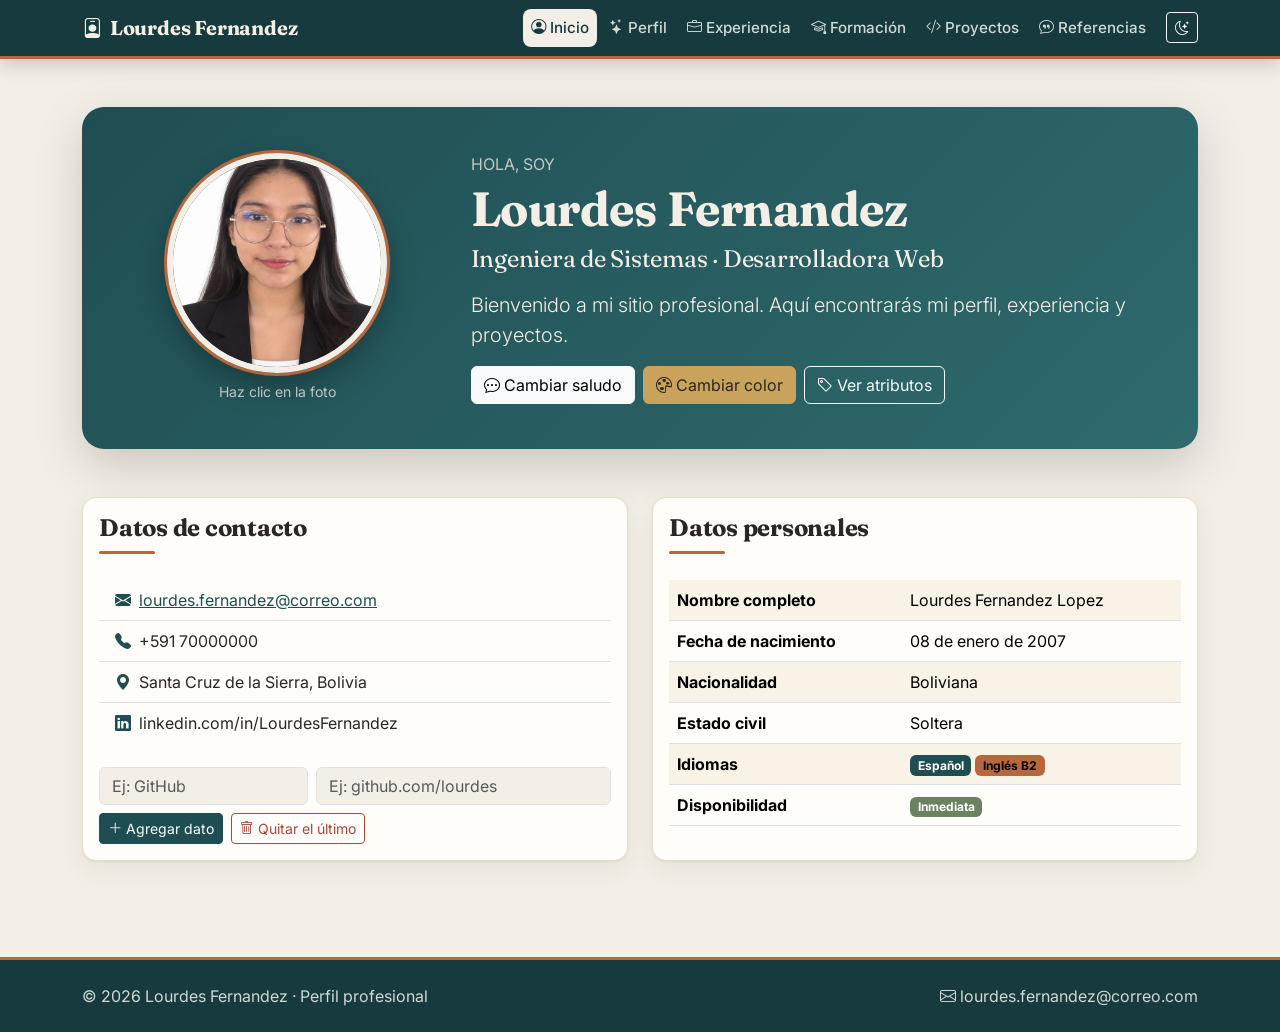
<file: index.html>
<!DOCTYPE html>
<html lang="es" data-bs-theme="light">
<head>
  <meta charset="UTF-8">
  <meta name="viewport" content="width=device-width, initial-scale=1">
  <title>Inicio | Lourdes Fernandez - Perfil profesional</title>
  <link href="https://cdn.jsdelivr.net/npm/bootstrap@5.3.3/dist/css/bootstrap.min.css" rel="stylesheet">
  <link href="https://cdn.jsdelivr.net/npm/bootstrap-icons@1.11.3/font/bootstrap-icons.min.css" rel="stylesheet">
  <link href="css/estilos.css" rel="stylesheet">
</head>
<body data-pagina="inicio">

  <!-- ============ MENÚ DE NAVEGACIÓN ============ -->
  <nav class="navbar navbar-expand-lg navbar-dark sticky-top shadow">
    <div class="container">
      <a class="navbar-brand" href="index.html"><i class="bi bi-person-badge me-2"></i>Lourdes Fernandez</a>
      <button class="navbar-toggler" type="button" data-bs-toggle="collapse" data-bs-target="#menu" aria-controls="menu" aria-expanded="false" aria-label="Abrir menú">
        <span class="navbar-toggler-icon"></span>
      </button>
      <div class="collapse navbar-collapse" id="menu">
        <ul class="navbar-nav ms-auto align-items-lg-center gap-lg-1">
          <li class="nav-item"><a class="nav-link active" aria-current="page" href="index.html"><i class="bi bi-person-circle me-1"></i>Inicio</a></li>
          <li class="nav-item"><a class="nav-link" href="perfil.html"><i class="bi bi-stars me-1"></i>Perfil</a></li>
          <li class="nav-item"><a class="nav-link" href="experiencia.html"><i class="bi bi-briefcase me-1"></i>Experiencia</a></li>
          <li class="nav-item"><a class="nav-link" href="formacion.html"><i class="bi bi-mortarboard me-1"></i>Formación</a></li>
          <li class="nav-item"><a class="nav-link" href="proyectos.html"><i class="bi bi-code-slash me-1"></i>Proyectos</a></li>
          <li class="nav-item"><a class="nav-link" href="referencias.html"><i class="bi bi-chat-quote me-1"></i>Referencias</a></li>
          <li class="nav-item ms-lg-2">
            <button id="btn-tema" class="btn btn-outline-light btn-sm" type="button" title="Cambiar tema"><i class="bi bi-moon-stars"></i></button>
          </li>
        </ul>
      </div>
    </div>
  </nav>

  <!-- ============ CONTENIDO ============ -->
  <main class="container py-5">

    <section class="hero shadow-lg mb-5">
      <div class="row align-items-center g-4">
        <div class="col-md-4 text-center">
          <img id="foto" class="foto-perfil" src="img/Image.jpg" alt="Fotografía de lourdes Fernandez" title="Haz clic en mi foto">
          <p class="small mt-2 mb-0 opacity-75">Haz clic en la foto</p>
        </div>
        <div class="col-md-8">
          <p class="text-uppercase mb-1 opacity-75">Hola, soy</p>
          <h1 id="nombre" class="display-5 fw-bold">Lourdes Fernandez</h1>
          <h2 id="profesion" class="h4 fw-normal">Ingeniera de Sistemas · Desarrolladora Web</h2>
          <p id="saludo" class="lead mt-3">Bienvenido a mi sitio profesional. Aquí encontrarás mi perfil, experiencia y proyectos.</p>

          <div class="d-flex flex-wrap gap-2 mt-3">
            <!-- Forma 1 de evento: atributo HTML (onclick en la etiqueta) -->
            <button class="btn btn-light" onclick="cambiarSaludo()"><i class="bi bi-chat-dots me-1"></i>Cambiar saludo</button>
            <!-- Forma 2 de evento: propiedad onclick desde JS -->
            <button id="btn-color" class="btn btn-warning"><i class="bi bi-palette me-1"></i>Cambiar color</button>
            <!-- Forma 3 de evento: addEventListener desde JS -->
            <button id="btn-atributos" class="btn btn-outline-light"><i class="bi bi-tag me-1"></i>Ver atributos</button>
          </div>
          <pre id="info-atributos" class="small bg-dark bg-opacity-25 rounded p-2 mt-3 mb-0 oculto"></pre>
        </div>
      </div>
    </section>

    <div class="row g-4">
      <div class="col-lg-6">
        <div class="card tarjeta h-100">
          <div class="card-body">
            <h3 class="h4 titulo-seccion">Datos de contacto</h3>
            <ul id="lista-contacto" class="list-group list-group-flush lista-contacto">
              <li class="list-group-item d-flex justify-content-between align-items-center">
                <span><i class="bi bi-envelope-fill text-primary me-2"></i><a id="enlace-correo" href="mailto:lourdes.fernandez@correo.com">lourdes.fernandez@correo.com</a></span>
              </li>
              <li class="list-group-item d-flex justify-content-between align-items-center">
                <span><i class="bi bi-telephone-fill text-primary me-2"></i>+591 70000000</span>
              </li>
              <li class="list-group-item d-flex justify-content-between align-items-center">
                <span><i class="bi bi-geo-alt-fill text-primary me-2"></i>Santa Cruz de la Sierra, Bolivia</span>
              </li>
              <li class="list-group-item d-flex justify-content-between align-items-center">
                <span><i class="bi bi-linkedin text-primary me-2"></i>linkedin.com/in/LourdesFernandez</span>
              </li>
            </ul>

            <form id="form-contacto" class="row g-2 mt-3">
              <div class="col-5"><input id="dato-etiqueta" class="form-control" placeholder="Ej: GitHub" required></div>
              <div class="col-7"><input id="dato-valor" class="form-control" placeholder="Ej: github.com/lourdes" required></div>
              <div class="col-12 d-flex gap-2">
                <button class="btn btn-primary btn-sm" type="submit"><i class="bi bi-plus-lg me-1"></i>Agregar dato</button>
                <button id="btn-quitar-ultimo" class="btn btn-outline-danger btn-sm" type="button"><i class="bi bi-trash me-1"></i>Quitar el último</button>
              </div>
            </form>
          </div>
        </div>
      </div>

      <div class="col-lg-6">
        <div class="card tarjeta h-100">
          <div class="card-body">
            <h3 class="h4 titulo-seccion">Datos personales</h3>
            <div class="table-responsive">
              <table class="table table-striped align-middle mb-0">
                <tbody>
                  <tr><th scope="row">Nombre completo</th><td>Lourdes Fernandez Lopez</td></tr>
                  <tr><th scope="row">Fecha de nacimiento</th><td>08 de enero de 2007</td></tr>
                  <tr><th scope="row">Nacionalidad</th><td>Boliviana</td></tr>
                  <tr><th scope="row">Estado civil</th><td>Soltera</td></tr>
                  <tr><th scope="row">Idiomas</th><td><span class="badge text-bg-primary">Español</span> <span class="badge text-bg-info">Inglés B2</span></td></tr>
                  <tr><th scope="row">Disponibilidad</th><td><span class="badge text-bg-success">Inmediata</span></td></tr>
                </tbody>
              </table>
            </div>
          </div>
        </div>
      </div>
    </div>

  </main>

  <button id="btn-subir" class="btn btn-primary shadow" type="button" title="Subir"><i class="bi bi-arrow-up"></i></button>

  <!-- ============ PIE DE PÁGINA ============ -->
  <footer class="py-4 mt-5">
    <div class="container d-flex flex-column flex-md-row justify-content-between align-items-center gap-2">
      <span>&copy; <span id="anio">2026</span> Lourdes Fernandez · Perfil profesional</span>
      <span><i class="bi bi-envelope me-1"></i>lourdes.fernandez@correo.com</span>
    </div>
  </footer>

  <script src="https://cdn.jsdelivr.net/npm/bootstrap@5.3.3/dist/js/bootstrap.bundle.min.js"></script>
  <script src="js/main.js"></script>
</body>
</html>
</file>
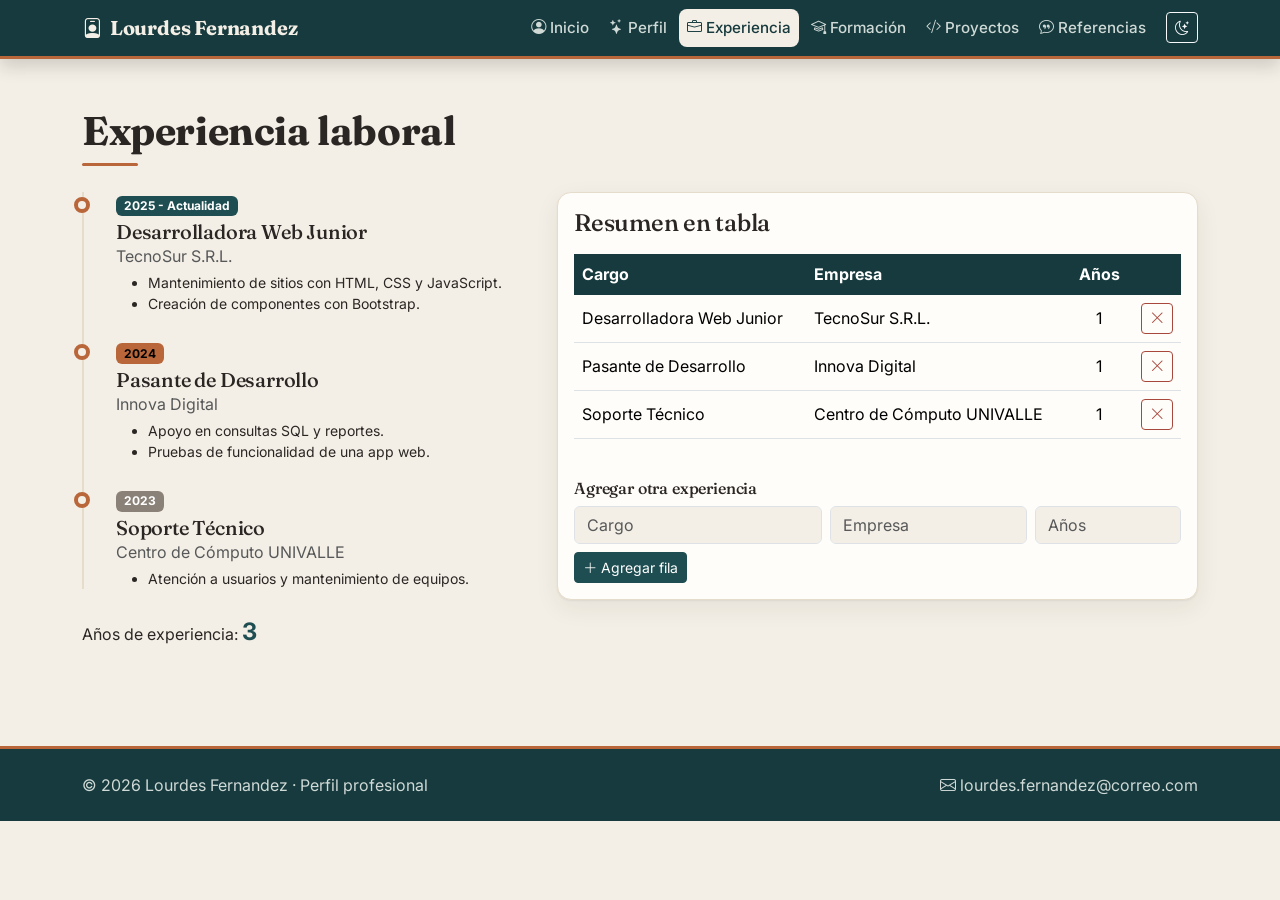
<file: experiencia.html>
<!DOCTYPE html>
<html lang="es" data-bs-theme="light">
<head>
  <meta charset="UTF-8">
  <meta name="viewport" content="width=device-width, initial-scale=1">
  <title>Experiencia laboral | Daniela Vargas - Perfil profesional</title>
  <link href="https://cdn.jsdelivr.net/npm/bootstrap@5.3.3/dist/css/bootstrap.min.css" rel="stylesheet">
  <link href="https://cdn.jsdelivr.net/npm/bootstrap-icons@1.11.3/font/bootstrap-icons.min.css" rel="stylesheet">
  <link href="css/estilos.css" rel="stylesheet">
</head>
<body data-pagina="experiencia">

  <!-- ============ MENÚ DE NAVEGACIÓN ============ -->
  <nav class="navbar navbar-expand-lg navbar-dark sticky-top shadow">
    <div class="container">
      <a class="navbar-brand" href="index.html"><i class="bi bi-person-badge me-2"></i>Lourdes Fernandez</a>
      <button class="navbar-toggler" type="button" data-bs-toggle="collapse" data-bs-target="#menu" aria-controls="menu" aria-expanded="false" aria-label="Abrir menú">
        <span class="navbar-toggler-icon"></span>
      </button>
      <div class="collapse navbar-collapse" id="menu">
        <ul class="navbar-nav ms-auto align-items-lg-center gap-lg-1">
          <li class="nav-item"><a class="nav-link" href="index.html"><i class="bi bi-person-circle me-1"></i>Inicio</a></li>
          <li class="nav-item"><a class="nav-link" href="perfil.html"><i class="bi bi-stars me-1"></i>Perfil</a></li>
          <li class="nav-item"><a class="nav-link active" aria-current="page" href="experiencia.html"><i class="bi bi-briefcase me-1"></i>Experiencia</a></li>
          <li class="nav-item"><a class="nav-link" href="formacion.html"><i class="bi bi-mortarboard me-1"></i>Formación</a></li>
          <li class="nav-item"><a class="nav-link" href="proyectos.html"><i class="bi bi-code-slash me-1"></i>Proyectos</a></li>
          <li class="nav-item"><a class="nav-link" href="referencias.html"><i class="bi bi-chat-quote me-1"></i>Referencias</a></li>
          <li class="nav-item ms-lg-2">
            <button id="btn-tema" class="btn btn-outline-light btn-sm" type="button" title="Cambiar tema"><i class="bi bi-moon-stars"></i></button>
          </li>
        </ul>
      </div>
    </div>
  </nav>

  <!-- ============ CONTENIDO ============ -->
  <main class="container py-5">

    <h1 class="titulo-seccion">Experiencia laboral</h1>

    <div class="row g-4">
      <!-- Línea de tiempo -->
      <div class="col-lg-5">
        <div class="linea-tiempo">
          <div class="hito">
            <span class="badge text-bg-primary">2025 - Actualidad</span>
            <h2 class="h5 mt-1 mb-0">Desarrolladora Web Junior</h2>
            <p class="text-body-secondary mb-1">TecnoSur S.R.L.</p>
            <ul class="small mb-0">
              <li>Mantenimiento de sitios con HTML, CSS y JavaScript.</li>
              <li>Creación de componentes con Bootstrap.</li>
            </ul>
          </div>
          <div class="hito">
            <span class="badge text-bg-info">2024</span>
            <h2 class="h5 mt-1 mb-0">Pasante de Desarrollo</h2>
            <p class="text-body-secondary mb-1">Innova Digital</p>
            <ul class="small mb-0">
              <li>Apoyo en consultas SQL y reportes.</li>
              <li>Pruebas de funcionalidad de una app web.</li>
            </ul>
          </div>
          <div class="hito">
            <span class="badge text-bg-secondary">2023</span>
            <h2 class="h5 mt-1 mb-0">Soporte Técnico</h2>
            <p class="text-body-secondary mb-1">Centro de Cómputo UNIVALLE</p>
            <ul class="small mb-0">
              <li>Atención a usuarios y mantenimiento de equipos.</li>
            </ul>
          </div>
        </div>
        <p class="mt-4 mb-0">Años de experiencia: <strong id="total-anios" class="fs-4 text-primary">0</strong></p>
      </div>

      <!-- Tabla -->
      <div class="col-lg-7">
        <div class="card tarjeta">
          <div class="card-body">
            <h2 class="h4 mb-3">Resumen en tabla</h2>
            <div class="table-responsive">
              <table class="table table-hover align-middle" id="tabla-exp">
                <thead class="table-dark">
                  <tr><th>Cargo</th><th>Empresa</th><th class="text-center">Años</th><th></th></tr>
                </thead>
                <tbody>
                  <tr><td>Desarrolladora Web Junior</td><td>TecnoSur S.R.L.</td><td class="text-center">1</td><td class="text-end"><button class="btn btn-sm btn-outline-danger btn-borrar-fila" type="button" aria-label="Eliminar fila"><i class="bi bi-x-lg"></i></button></td></tr>
                  <tr><td>Pasante de Desarrollo</td><td>Innova Digital</td><td class="text-center">1</td><td class="text-end"><button class="btn btn-sm btn-outline-danger btn-borrar-fila" type="button" aria-label="Eliminar fila"><i class="bi bi-x-lg"></i></button></td></tr>
                  <tr><td>Soporte Técnico</td><td>Centro de Cómputo UNIVALLE</td><td class="text-center">1</td><td class="text-end"><button class="btn btn-sm btn-outline-danger btn-borrar-fila" type="button" aria-label="Eliminar fila"><i class="bi bi-x-lg"></i></button></td></tr>
                </tbody>
              </table>
            </div>

            <h3 class="h6 mt-4">Agregar otra experiencia</h3>
            <form id="form-exp" class="row g-2">
              <div class="col-md-5"><input id="exp-cargo" class="form-control" placeholder="Cargo" required></div>
              <div class="col-md-4"><input id="exp-empresa" class="form-control" placeholder="Empresa" required></div>
              <div class="col-md-3"><input id="exp-anios" type="number" min="0" max="40" class="form-control" placeholder="Años" required></div>
              <div class="col-12"><button class="btn btn-primary btn-sm" type="submit"><i class="bi bi-plus-lg me-1"></i>Agregar fila</button></div>
            </form>
          </div>
        </div>
      </div>
    </div>

  </main>

  <button id="btn-subir" class="btn btn-primary shadow" type="button" title="Subir"><i class="bi bi-arrow-up"></i></button>

  <!-- ============ PIE DE PÁGINA ============ -->
  <footer class="py-4 mt-5">
    <div class="container d-flex flex-column flex-md-row justify-content-between align-items-center gap-2">
      <span>&copy; <span id="anio">2026</span> Lourdes Fernandez · Perfil profesional</span>
      <span><i class="bi bi-envelope me-1"></i>lourdes.fernandez@correo.com</span>
    </div>
  </footer>

  <script src="https://cdn.jsdelivr.net/npm/bootstrap@5.3.3/dist/js/bootstrap.bundle.min.js"></script>
  <script src="js/main.js"></script>
</body>
</html>
</file>
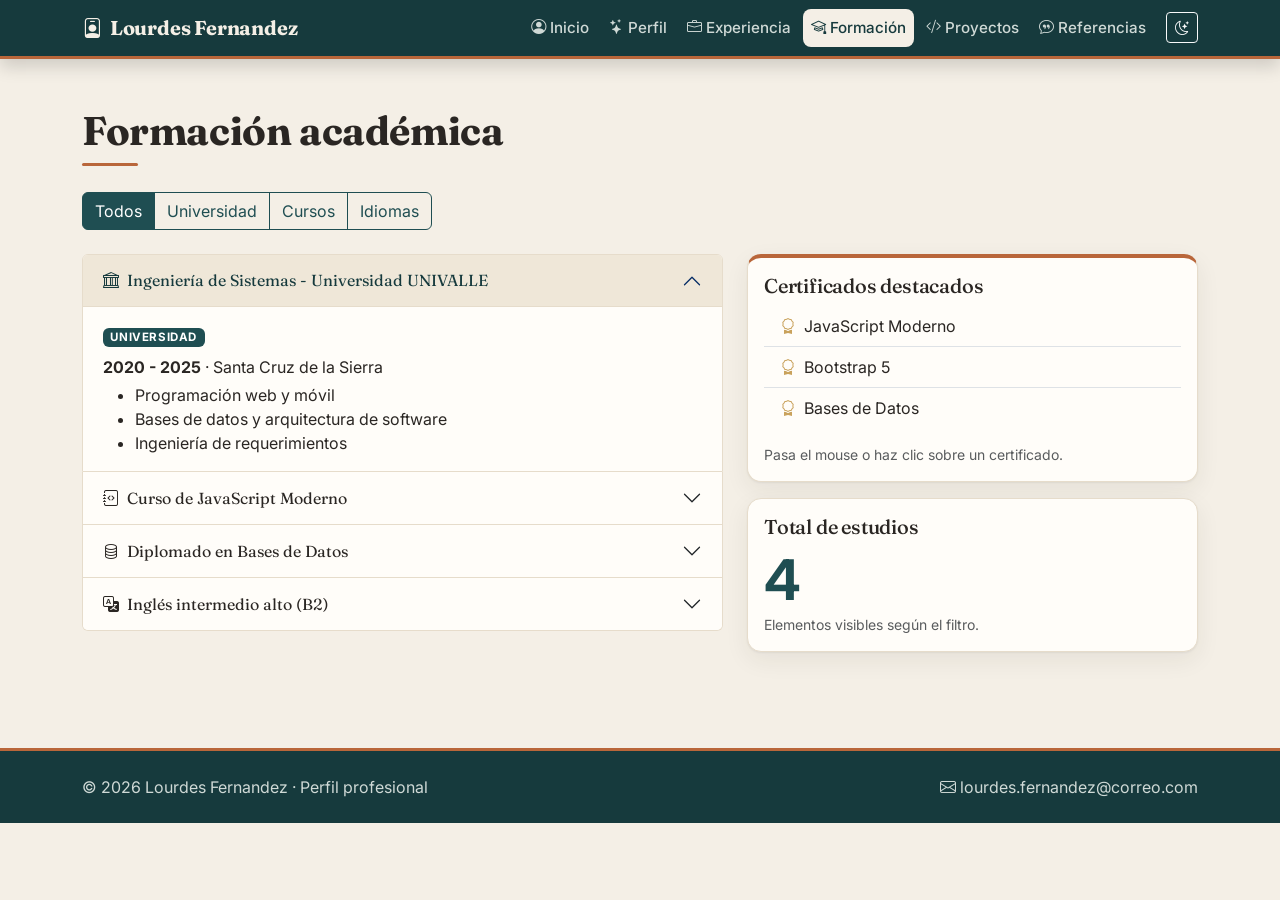
<file: formacion.html>
<!DOCTYPE html>
<html lang="es" data-bs-theme="light">
<head>
  <meta charset="UTF-8">
  <meta name="viewport" content="width=device-width, initial-scale=1">
  <title>Formación académica | Daniela Vargas - Perfil profesional</title>
  <link href="https://cdn.jsdelivr.net/npm/bootstrap@5.3.3/dist/css/bootstrap.min.css" rel="stylesheet">
  <link href="https://cdn.jsdelivr.net/npm/bootstrap-icons@1.11.3/font/bootstrap-icons.min.css" rel="stylesheet">
  <link href="css/estilos.css" rel="stylesheet">
</head>
<body data-pagina="formacion">

  <!-- ============ MENÚ DE NAVEGACIÓN ============ -->
  <nav class="navbar navbar-expand-lg navbar-dark sticky-top shadow">
    <div class="container">
      <a class="navbar-brand" href="index.html"><i class="bi bi-person-badge me-2"></i>Lourdes Fernandez</a>
      <button class="navbar-toggler" type="button" data-bs-toggle="collapse" data-bs-target="#menu" aria-controls="menu" aria-expanded="false" aria-label="Abrir menú">
        <span class="navbar-toggler-icon"></span>
      </button>
      <div class="collapse navbar-collapse" id="menu">
        <ul class="navbar-nav ms-auto align-items-lg-center gap-lg-1">
          <li class="nav-item"><a class="nav-link" href="index.html"><i class="bi bi-person-circle me-1"></i>Inicio</a></li>
          <li class="nav-item"><a class="nav-link" href="perfil.html"><i class="bi bi-stars me-1"></i>Perfil</a></li>
          <li class="nav-item"><a class="nav-link" href="experiencia.html"><i class="bi bi-briefcase me-1"></i>Experiencia</a></li>
          <li class="nav-item"><a class="nav-link active" aria-current="page" href="formacion.html"><i class="bi bi-mortarboard me-1"></i>Formación</a></li>
          <li class="nav-item"><a class="nav-link" href="proyectos.html"><i class="bi bi-code-slash me-1"></i>Proyectos</a></li>
          <li class="nav-item"><a class="nav-link" href="referencias.html"><i class="bi bi-chat-quote me-1"></i>Referencias</a></li>
          <li class="nav-item ms-lg-2">
            <button id="btn-tema" class="btn btn-outline-light btn-sm" type="button" title="Cambiar tema"><i class="bi bi-moon-stars"></i></button>
          </li>
        </ul>
      </div>
    </div>
  </nav>

  <!-- ============ CONTENIDO ============ -->
  <main class="container py-5">

    <h1 class="titulo-seccion">Formación académica</h1>

    <div class="btn-group mb-4" role="group" aria-label="Filtrar formación" id="filtros">
      <button type="button" class="btn btn-primary" data-filtro="todos">Todos</button>
      <button type="button" class="btn btn-outline-primary" data-filtro="universidad">Universidad</button>
      <button type="button" class="btn btn-outline-primary" data-filtro="curso">Cursos</button>
      <button type="button" class="btn btn-outline-primary" data-filtro="idioma">Idiomas</button>
    </div>

    <div class="row g-4">
      <div class="col-lg-7">
        <div class="accordion" id="acordeon-formacion">

          <div class="accordion-item item-formacion" data-tipo="universidad">
            <h2 class="accordion-header">
              <button class="accordion-button" type="button" data-bs-toggle="collapse" data-bs-target="#f1">
                <i class="bi bi-bank me-2"></i>Ingeniería de Sistemas - Universidad UNIVALLE
              </button>
            </h2>
            <div id="f1" class="accordion-collapse collapse show" data-bs-parent="#acordeon-formacion">
              <div class="accordion-body">
                <span class="badge text-bg-primary insignia-tipo mb-2">Universidad</span>
                <p class="mb-1"><strong>2020 - 2025</strong> · Santa Cruz de la Sierra</p>
                <ul class="mb-0">
                  <li>Programación web y móvil</li>
                  <li>Bases de datos y arquitectura de software</li>
                  <li>Ingeniería de requerimientos</li>
                </ul>
              </div>
            </div>
          </div>

          <div class="accordion-item item-formacion" data-tipo="curso">
            <h2 class="accordion-header">
              <button class="accordion-button collapsed" type="button" data-bs-toggle="collapse" data-bs-target="#f2">
                <i class="bi bi-journal-code me-2"></i>Curso de JavaScript Moderno
              </button>
            </h2>
            <div id="f2" class="accordion-collapse collapse" data-bs-parent="#acordeon-formacion">
              <div class="accordion-body">
                <span class="badge text-bg-success insignia-tipo mb-2">Curso</span>
                <p class="mb-0"><strong>2024</strong> · 60 horas. DOM, eventos, asincronía y consumo de APIs.</p>
              </div>
            </div>
          </div>

          <div class="accordion-item item-formacion" data-tipo="curso">
            <h2 class="accordion-header">
              <button class="accordion-button collapsed" type="button" data-bs-toggle="collapse" data-bs-target="#f3">
                <i class="bi bi-database me-2"></i>Diplomado en Bases de Datos
              </button>
            </h2>
            <div id="f3" class="accordion-collapse collapse" data-bs-parent="#acordeon-formacion">
              <div class="accordion-body">
                <span class="badge text-bg-success insignia-tipo mb-2">Curso</span>
                <p class="mb-0"><strong>2025</strong> · Modelado, SQL avanzado y MongoDB.</p>
              </div>
            </div>
          </div>

          <div class="accordion-item item-formacion" data-tipo="idioma">
            <h2 class="accordion-header">
              <button class="accordion-button collapsed" type="button" data-bs-toggle="collapse" data-bs-target="#f4">
                <i class="bi bi-translate me-2"></i>Inglés intermedio alto (B2)
              </button>
            </h2>
            <div id="f4" class="accordion-collapse collapse" data-bs-parent="#acordeon-formacion">
              <div class="accordion-body">
                <span class="badge text-bg-warning insignia-tipo mb-2">Idioma</span>
                <p class="mb-0"><strong>2022</strong> · Instituto de idiomas. Lectura técnica y conversación.</p>
              </div>
            </div>
          </div>

        </div>
      </div>

      <div class="col-lg-5">
        <div class="card tarjeta curso-card mb-3">
          <div class="card-body">
            <h2 class="h5">Certificados destacados</h2>
            <div class="list-group list-group-flush" id="lista-certificados">
              <a href="#" class="list-group-item list-group-item-action certificado" data-certificado="JavaScript Moderno">
                <i class="bi bi-award text-warning me-2"></i>JavaScript Moderno
              </a>
              <a href="#" class="list-group-item list-group-item-action certificado" data-certificado="Bootstrap 5">
                <i class="bi bi-award text-warning me-2"></i>Bootstrap 5
              </a>
              <a href="#" class="list-group-item list-group-item-action certificado" data-certificado="Bases de Datos">
                <i class="bi bi-award text-warning me-2"></i>Bases de Datos
              </a>
            </div>
            <p id="mensaje-certificado" class="small text-body-secondary mt-3 mb-0">Pasa el mouse o haz clic sobre un certificado.</p>
          </div>
        </div>

        <div class="card tarjeta">
          <div class="card-body">
            <h2 class="h5">Total de estudios</h2>
            <p class="display-4 fw-bold text-primary mb-0" id="contador-estudios">0</p>
            <p class="small text-body-secondary mb-0">Elementos visibles según el filtro.</p>
          </div>
        </div>
      </div>
    </div>

  </main>

  <button id="btn-subir" class="btn btn-primary shadow" type="button" title="Subir"><i class="bi bi-arrow-up"></i></button>

  <!-- ============ PIE DE PÁGINA ============ -->
  <footer class="py-4 mt-5">
    <div class="container d-flex flex-column flex-md-row justify-content-between align-items-center gap-2">
      <span>&copy; <span id="anio">2026</span> Lourdes Fernandez · Perfil profesional</span>
      <span><i class="bi bi-envelope me-1"></i>lourdes.fernandez@correo.com</span>
    </div>
  </footer>

  <script src="https://cdn.jsdelivr.net/npm/bootstrap@5.3.3/dist/js/bootstrap.bundle.min.js"></script>
  <script src="js/main.js"></script>
</body>
</html>
</file>
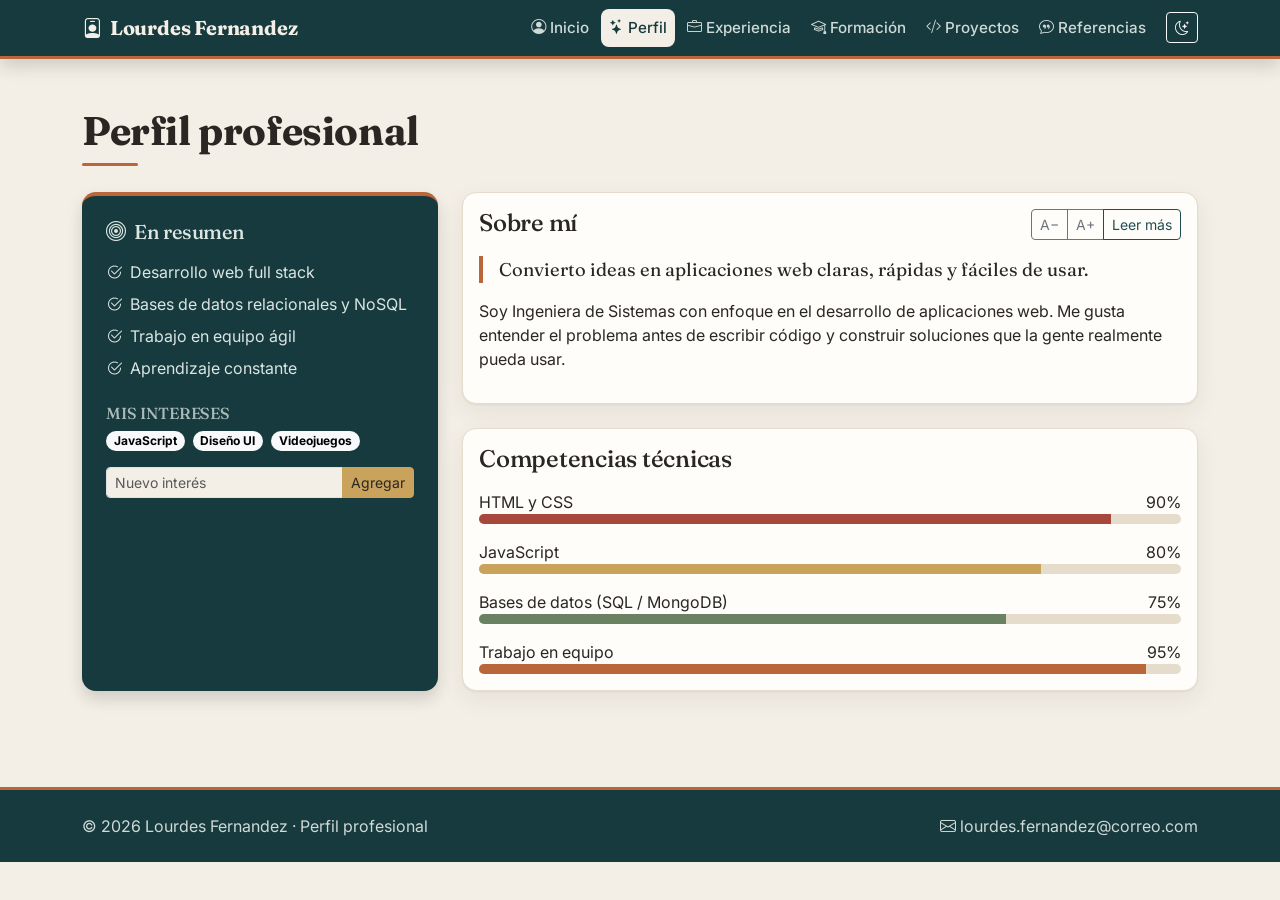
<file: perfil.html>
<!DOCTYPE html>
<html lang="es" data-bs-theme="light">
<head>
  <meta charset="UTF-8">
  <meta name="viewport" content="width=device-width, initial-scale=1">
  <title>Perfil profesional | Daniela Vargas - Perfil profesional</title>
  <link href="https://cdn.jsdelivr.net/npm/bootstrap@5.3.3/dist/css/bootstrap.min.css" rel="stylesheet">
  <link href="https://cdn.jsdelivr.net/npm/bootstrap-icons@1.11.3/font/bootstrap-icons.min.css" rel="stylesheet">
  <link href="css/estilos.css" rel="stylesheet">
</head>
<body data-pagina="perfil">

  <!-- ============ MENÚ DE NAVEGACIÓN ============ -->
  <nav class="navbar navbar-expand-lg navbar-dark sticky-top shadow">
    <div class="container">
      <a class="navbar-brand" href="index.html"><i class="bi bi-person-badge me-2"></i>Lourdes Fernandez</a>
      <button class="navbar-toggler" type="button" data-bs-toggle="collapse" data-bs-target="#menu" aria-controls="menu" aria-expanded="false" aria-label="Abrir menú">
        <span class="navbar-toggler-icon"></span>
      </button>
      <div class="collapse navbar-collapse" id="menu">
        <ul class="navbar-nav ms-auto align-items-lg-center gap-lg-1">
          <li class="nav-item"><a class="nav-link" href="index.html"><i class="bi bi-person-circle me-1"></i>Inicio</a></li>
          <li class="nav-item"><a class="nav-link active" aria-current="page" href="perfil.html"><i class="bi bi-stars me-1"></i>Perfil</a></li>
          <li class="nav-item"><a class="nav-link" href="experiencia.html"><i class="bi bi-briefcase me-1"></i>Experiencia</a></li>
          <li class="nav-item"><a class="nav-link" href="formacion.html"><i class="bi bi-mortarboard me-1"></i>Formación</a></li>
          <li class="nav-item"><a class="nav-link" href="proyectos.html"><i class="bi bi-code-slash me-1"></i>Proyectos</a></li>
          <li class="nav-item"><a class="nav-link" href="referencias.html"><i class="bi bi-chat-quote me-1"></i>Referencias</a></li>
          <li class="nav-item ms-lg-2">
            <button id="btn-tema" class="btn btn-outline-light btn-sm" type="button" title="Cambiar tema"><i class="bi bi-moon-stars"></i></button>
          </li>
        </ul>
      </div>
    </div>
  </nav>

  <!-- ============ CONTENIDO ============ -->
  <main class="container py-5">

    <h1 class="titulo-seccion">Perfil profesional</h1>

    <div class="row g-4">
      <!-- Panel lateral -->
      <aside class="col-lg-4">
        <div class="panel-lateral p-4 shadow h-100">
          <h2 class="h5 mb-3"><i class="bi bi-bullseye me-2"></i>En resumen</h2>
          <ul class="list-unstyled mb-4">
            <li class="mb-2"><i class="bi bi-check2-circle me-2"></i>Desarrollo web full stack</li>
            <li class="mb-2"><i class="bi bi-check2-circle me-2"></i>Bases de datos relacionales y NoSQL</li>
            <li class="mb-2"><i class="bi bi-check2-circle me-2"></i>Trabajo en equipo ágil</li>
            <li class="mb-2"><i class="bi bi-check2-circle me-2"></i>Aprendizaje constante</li>
          </ul>
          <h2 class="h6 text-uppercase opacity-75">Mis intereses</h2>
          <div id="etiquetas" class="d-flex flex-wrap gap-2 mb-3">
            <span class="badge rounded-pill text-bg-light">JavaScript</span>
            <span class="badge rounded-pill text-bg-light">Diseño UI</span>
            <span class="badge rounded-pill text-bg-light">Videojuegos</span>
          </div>
          <form id="form-etiqueta" class="input-group input-group-sm">
            <input id="nueva-etiqueta" class="form-control" placeholder="Nuevo interés" required>
            <button class="btn btn-warning" type="submit">Agregar</button>
          </form>
        </div>
      </aside>

      <!-- Texto principal -->
      <div class="col-lg-8">
        <div class="card tarjeta mb-4">
          <div class="card-body">
            <div class="d-flex justify-content-between flex-wrap gap-2 mb-3">
              <h2 class="h4 mb-0">Sobre mí</h2>
              <div class="btn-group btn-group-sm" role="group" aria-label="Tamaño del texto">
                <button id="btn-menos" class="btn btn-outline-secondary" type="button">A−</button>
                <button id="btn-mas" class="btn btn-outline-secondary" type="button">A+</button>
                <button id="btn-leer" class="btn btn-outline-primary" type="button">Leer más</button>
              </div>
            </div>
            <div id="texto-perfil">
              <p class="cita-perfil">Convierto ideas en aplicaciones web claras, rápidas y fáciles de usar.</p>
              <p>Soy Ingeniera de Sistemas con enfoque en el desarrollo de aplicaciones web. Me gusta entender el problema antes de escribir código y construir soluciones que la gente realmente pueda usar.</p>
              <p id="parrafo-extra" class="oculto">He participado en proyectos académicos y personales donde trabajé el diseño de interfaces, la lógica con JavaScript y el modelado de bases de datos. Busco una oportunidad para seguir creciendo en un equipo que valore la colaboración y la calidad del trabajo bien hecho.</p>
            </div>
          </div>
        </div>

        <div class="card tarjeta">
          <div class="card-body">
            <h2 class="h4 mb-3">Competencias técnicas</h2>

            <div class="mb-3">
              <div class="d-flex justify-content-between"><span>HTML y CSS</span><span>90%</span></div>
              <div class="progress"><div class="progress-bar bg-danger" data-nivel="90" style="width:0"></div></div>
            </div>
            <div class="mb-3">
              <div class="d-flex justify-content-between"><span>JavaScript</span><span>80%</span></div>
              <div class="progress"><div class="progress-bar bg-warning" data-nivel="80" style="width:0"></div></div>
            </div>
            <div class="mb-3">
              <div class="d-flex justify-content-between"><span>Bases de datos (SQL / MongoDB)</span><span>75%</span></div>
              <div class="progress"><div class="progress-bar bg-success" data-nivel="75" style="width:0"></div></div>
            </div>
            <div>
              <div class="d-flex justify-content-between"><span>Trabajo en equipo</span><span>95%</span></div>
              <div class="progress"><div class="progress-bar bg-info" data-nivel="95" style="width:0"></div></div>
            </div>
          </div>
        </div>
      </div>
    </div>

  </main>

  <button id="btn-subir" class="btn btn-primary shadow" type="button" title="Subir"><i class="bi bi-arrow-up"></i></button>

  <!-- ============ PIE DE PÁGINA ============ -->
  <footer class="py-4 mt-5">
    <div class="container d-flex flex-column flex-md-row justify-content-between align-items-center gap-2">
      <span>&copy; <span id="anio">2026</span> Lourdes Fernandez  · Perfil profesional</span>
      <span><i class="bi bi-envelope me-1"></i>lourdes.fernandez@correo.com</span>
    </div>
  </footer>

  <script src="https://cdn.jsdelivr.net/npm/bootstrap@5.3.3/dist/js/bootstrap.bundle.min.js"></script>
  <script src="js/main.js"></script>
</body>
</html>
</file>
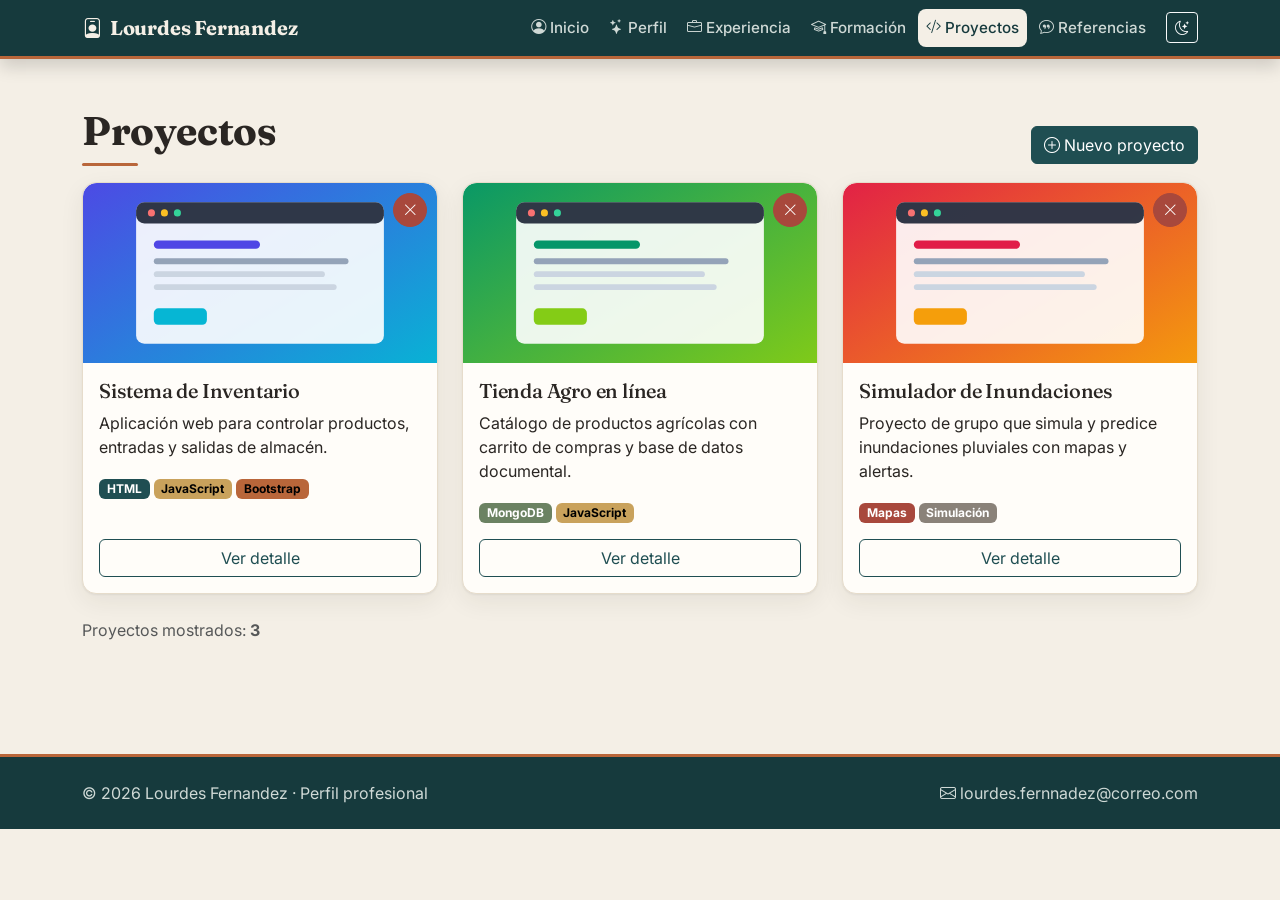
<file: proyectos.html>
<!DOCTYPE html>
<html lang="es" data-bs-theme="light">
<head>
  <meta charset="UTF-8">
  <meta name="viewport" content="width=device-width, initial-scale=1">
  <title>Proyectos | Daniela Vargas - Perfil profesional</title>
  <link href="https://cdn.jsdelivr.net/npm/bootstrap@5.3.3/dist/css/bootstrap.min.css" rel="stylesheet">
  <link href="https://cdn.jsdelivr.net/npm/bootstrap-icons@1.11.3/font/bootstrap-icons.min.css" rel="stylesheet">
  <link href="css/estilos.css" rel="stylesheet">
</head>
<body data-pagina="proyectos">

  <!-- ============ MENÚ DE NAVEGACIÓN ============ -->
  <nav class="navbar navbar-expand-lg navbar-dark sticky-top shadow">
    <div class="container">
      <a class="navbar-brand" href="index.html"><i class="bi bi-person-badge me-2"></i>Lourdes Fernandez</a>
      <button class="navbar-toggler" type="button" data-bs-toggle="collapse" data-bs-target="#menu" aria-controls="menu" aria-expanded="false" aria-label="Abrir menú">
        <span class="navbar-toggler-icon"></span>
      </button>
      <div class="collapse navbar-collapse" id="menu">
        <ul class="navbar-nav ms-auto align-items-lg-center gap-lg-1">
          <li class="nav-item"><a class="nav-link" href="index.html"><i class="bi bi-person-circle me-1"></i>Inicio</a></li>
          <li class="nav-item"><a class="nav-link" href="perfil.html"><i class="bi bi-stars me-1"></i>Perfil</a></li>
          <li class="nav-item"><a class="nav-link" href="experiencia.html"><i class="bi bi-briefcase me-1"></i>Experiencia</a></li>
          <li class="nav-item"><a class="nav-link" href="formacion.html"><i class="bi bi-mortarboard me-1"></i>Formación</a></li>
          <li class="nav-item"><a class="nav-link active" aria-current="page" href="proyectos.html"><i class="bi bi-code-slash me-1"></i>Proyectos</a></li>
          <li class="nav-item"><a class="nav-link" href="referencias.html"><i class="bi bi-chat-quote me-1"></i>Referencias</a></li>
          <li class="nav-item ms-lg-2">
            <button id="btn-tema" class="btn btn-outline-light btn-sm" type="button" title="Cambiar tema"><i class="bi bi-moon-stars"></i></button>
          </li>
        </ul>
      </div>
    </div>
  </nav>

  <!-- ============ CONTENIDO ============ -->
  <main class="container py-5">

    <div class="d-flex justify-content-between align-items-center flex-wrap gap-2">
      <h1 class="titulo-seccion mb-3">Proyectos</h1>
      <button class="btn btn-primary" type="button" data-bs-toggle="collapse" data-bs-target="#panel-nuevo"><i class="bi bi-plus-circle me-1"></i>Nuevo proyecto</button>
    </div>

    <div class="collapse mb-4" id="panel-nuevo">
      <div class="card tarjeta card-body">
        <form id="form-proyecto" class="row g-2">
          <div class="col-md-4"><input id="pro-nombre" class="form-control" placeholder="Nombre del proyecto" required></div>
          <div class="col-md-5"><input id="pro-desc" class="form-control" placeholder="Descripción corta" required></div>
          <div class="col-md-3">
            <select id="pro-img" class="form-select">
              <option value="img/proyecto1.svg">Imagen azul</option>
              <option value="img/proyecto2.svg">Imagen verde</option>
              <option value="img/proyecto3.svg">Imagen roja</option>
              <option value="img/proyecto4.svg">Imagen morada</option>
            </select>
          </div>
          <div class="col-12"><button class="btn btn-success btn-sm" type="submit">Agregar tarjeta</button></div>
        </form>
      </div>
    </div>

    <div id="contenedor-proyectos" class="row g-4">

      <div class="col-md-6 col-xl-4">
        <div class="card tarjeta proyecto-card h-100">
          <button class="btn btn-danger btn-sm btn-quitar" type="button" aria-label="Quitar proyecto"><i class="bi bi-x-lg"></i></button>
          <img src="img/proyecto1.svg" class="proyecto-img" alt="Captura del Sistema de Inventario">
          <div class="card-body d-flex flex-column">
            <h2 class="h5 card-title">Sistema de Inventario</h2>
            <p class="card-text">Aplicación web para controlar productos, entradas y salidas de almacén.</p>
            <div class="mb-3"><span class="badge text-bg-primary">HTML</span> <span class="badge text-bg-warning">JavaScript</span> <span class="badge text-bg-info">Bootstrap</span></div>
            <button class="btn btn-outline-primary mt-auto btn-detalle" type="button" data-bs-toggle="modal" data-bs-target="#modal-detalle"
              data-titulo="Sistema de Inventario" data-tecnologias="HTML, JavaScript, Bootstrap" data-enlace="https://github.com/">Ver detalle</button>
          </div>
        </div>
      </div>

      <div class="col-md-6 col-xl-4">
        <div class="card tarjeta proyecto-card h-100">
          <button class="btn btn-danger btn-sm btn-quitar" type="button" aria-label="Quitar proyecto"><i class="bi bi-x-lg"></i></button>
          <img src="img/proyecto2.svg" class="proyecto-img" alt="Captura de la Tienda Agro">
          <div class="card-body d-flex flex-column">
            <h2 class="h5 card-title">Tienda Agro en línea</h2>
            <p class="card-text">Catálogo de productos agrícolas con carrito de compras y base de datos documental.</p>
            <div class="mb-3"><span class="badge text-bg-success">MongoDB</span> <span class="badge text-bg-warning">JavaScript</span></div>
            <button class="btn btn-outline-primary mt-auto btn-detalle" type="button" data-bs-toggle="modal" data-bs-target="#modal-detalle"
              data-titulo="Tienda Agro en línea" data-tecnologias="MongoDB, JavaScript" data-enlace="https://github.com/">Ver detalle</button>
          </div>
        </div>
      </div>

      <div class="col-md-6 col-xl-4">
        <div class="card tarjeta proyecto-card h-100">
          <button class="btn btn-danger btn-sm btn-quitar" type="button" aria-label="Quitar proyecto"><i class="bi bi-x-lg"></i></button>
          <img src="img/proyecto3.svg" class="proyecto-img" alt="Captura del Simulador de Inundaciones">
          <div class="card-body d-flex flex-column">
            <h2 class="h5 card-title">Simulador de Inundaciones</h2>
            <p class="card-text">Proyecto de grupo que simula y predice inundaciones pluviales con mapas y alertas.</p>
            <div class="mb-3"><span class="badge text-bg-danger">Mapas</span> <span class="badge text-bg-secondary">Simulación</span></div>
            <button class="btn btn-outline-primary mt-auto btn-detalle" type="button" data-bs-toggle="modal" data-bs-target="#modal-detalle"
              data-titulo="Simulador de Inundaciones" data-tecnologias="Mapas, Simulación, Diagramas UML" data-enlace="https://github.com/">Ver detalle</button>
          </div>
        </div>
      </div>

    </div>

    <p class="mt-4 text-body-secondary">Proyectos mostrados: <strong id="total-proyectos">0</strong></p>

    <!-- Ventana modal (Bootstrap) -->
    <div class="modal fade" id="modal-detalle" tabindex="-1" aria-hidden="true">
      <div class="modal-dialog modal-dialog-centered">
        <div class="modal-content">
          <div class="modal-header">
            <h2 class="modal-title h5" id="modal-titulo">Proyecto</h2>
            <button type="button" class="btn-close" data-bs-dismiss="modal" aria-label="Cerrar"></button>
          </div>
          <div class="modal-body">
            <p><strong>Tecnologías:</strong> <span id="modal-tecnologias"></span></p>
            <p class="mb-0"><strong>Repositorio:</strong> <a id="modal-enlace" href="#" target="_blank" rel="noopener">Abrir enlace</a></p>
          </div>
        </div>
      </div>
    </div>

  </main>

  <button id="btn-subir" class="btn btn-primary shadow" type="button" title="Subir"><i class="bi bi-arrow-up"></i></button>

  <!-- ============ PIE DE PÁGINA ============ -->
  <footer class="py-4 mt-5">
    <div class="container d-flex flex-column flex-md-row justify-content-between align-items-center gap-2">
      <span>&copy; <span id="anio">2026</span> Lourdes Fernandez · Perfil profesional</span>
      <span><i class="bi bi-envelope me-1"></i>lourdes.fernnadez@correo.com</span>
    </div>
  </footer>

  <script src="https://cdn.jsdelivr.net/npm/bootstrap@5.3.3/dist/js/bootstrap.bundle.min.js"></script>
  <script src="js/main.js"></script>
</body>
</html>
</file>
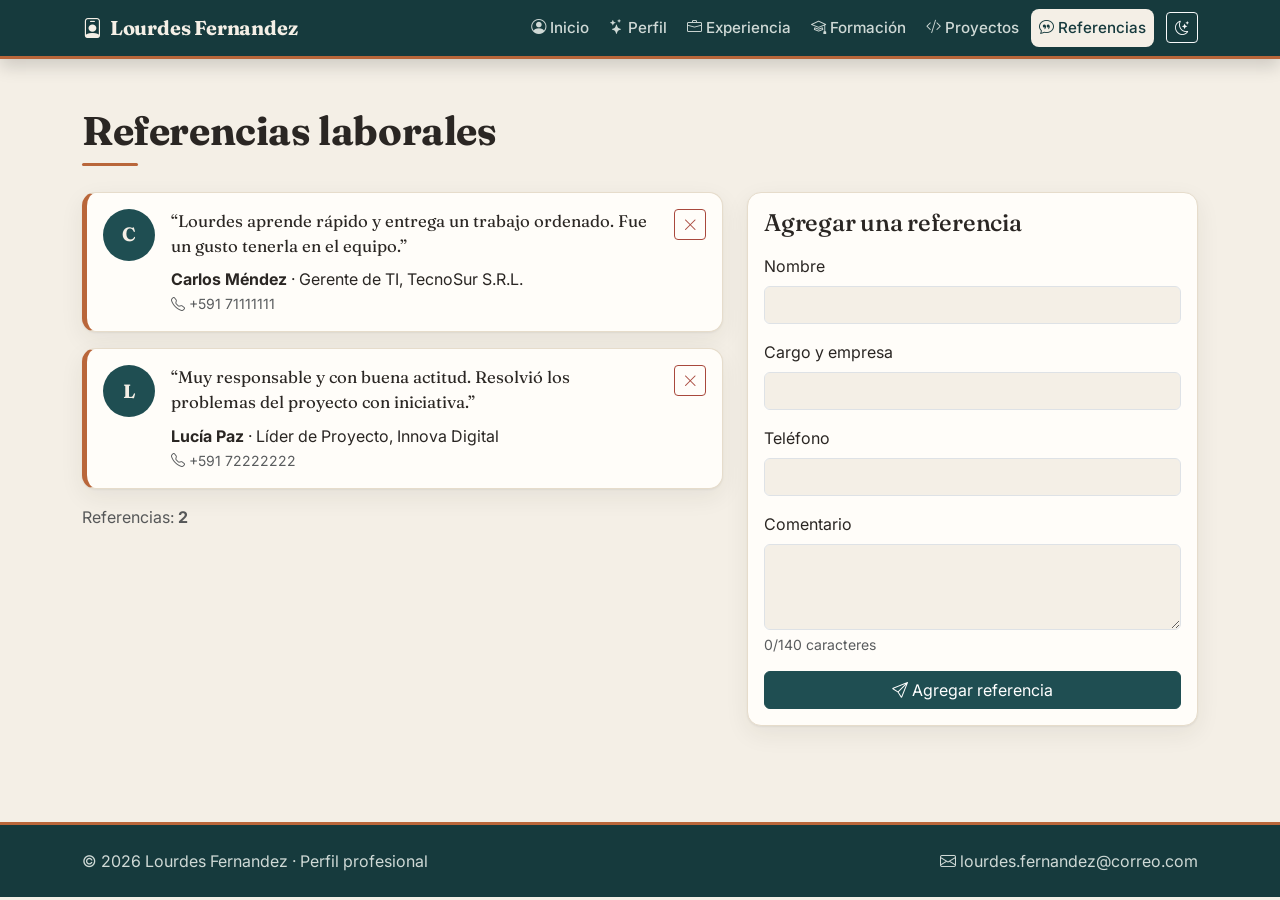
<file: referencias.html>
<!DOCTYPE html>
<html lang="es" data-bs-theme="light">
<head>
  <meta charset="UTF-8">
  <meta name="viewport" content="width=device-width, initial-scale=1">
  <title>Referencias laborales | Daniela Vargas - Perfil profesional</title>
  <link href="https://cdn.jsdelivr.net/npm/bootstrap@5.3.3/dist/css/bootstrap.min.css" rel="stylesheet">
  <link href="https://cdn.jsdelivr.net/npm/bootstrap-icons@1.11.3/font/bootstrap-icons.min.css" rel="stylesheet">
  <link href="css/estilos.css" rel="stylesheet">
</head>
<body data-pagina="referencias">

  <!-- ============ MENÚ DE NAVEGACIÓN ============ -->
  <nav class="navbar navbar-expand-lg navbar-dark sticky-top shadow">
    <div class="container">
      <a class="navbar-brand" href="index.html"><i class="bi bi-person-badge me-2"></i>Lourdes Fernandez</a>
      <button class="navbar-toggler" type="button" data-bs-toggle="collapse" data-bs-target="#menu" aria-controls="menu" aria-expanded="false" aria-label="Abrir menú">
        <span class="navbar-toggler-icon"></span>
      </button>
      <div class="collapse navbar-collapse" id="menu">
        <ul class="navbar-nav ms-auto align-items-lg-center gap-lg-1">
          <li class="nav-item"><a class="nav-link" href="index.html"><i class="bi bi-person-circle me-1"></i>Inicio</a></li>
          <li class="nav-item"><a class="nav-link" href="perfil.html"><i class="bi bi-stars me-1"></i>Perfil</a></li>
          <li class="nav-item"><a class="nav-link" href="experiencia.html"><i class="bi bi-briefcase me-1"></i>Experiencia</a></li>
          <li class="nav-item"><a class="nav-link" href="formacion.html"><i class="bi bi-mortarboard me-1"></i>Formación</a></li>
          <li class="nav-item"><a class="nav-link" href="proyectos.html"><i class="bi bi-code-slash me-1"></i>Proyectos</a></li>
          <li class="nav-item"><a class="nav-link active" aria-current="page" href="referencias.html"><i class="bi bi-chat-quote me-1"></i>Referencias</a></li>
          <li class="nav-item ms-lg-2">
            <button id="btn-tema" class="btn btn-outline-light btn-sm" type="button" title="Cambiar tema"><i class="bi bi-moon-stars"></i></button>
          </li>
        </ul>
      </div>
    </div>
  </nav>

  <!-- ============ CONTENIDO ============ -->
  <main class="container py-5">

    <h1 class="titulo-seccion">Referencias laborales</h1>

    <div class="row g-4">
      <div class="col-lg-7">
        <div id="lista-referencias" class="d-grid gap-3">

          <article class="card tarjeta referencia">
            <div class="card-body d-flex gap-3">
              <div class="avatar-ref">C</div>
              <div class="flex-grow-1">
                <blockquote class="mb-2">“Lourdes aprende rápido y entrega un trabajo ordenado. Fue un gusto tenerla en el equipo.”</blockquote>
                <p class="mb-0"><strong>Carlos Méndez</strong> · Gerente de TI, TecnoSur S.R.L.<br>
                  <small class="text-body-secondary"><i class="bi bi-telephone me-1"></i>+591 71111111</small></p>
              </div>
              <button class="btn btn-sm btn-outline-danger align-self-start btn-borrar-ref" type="button" aria-label="Eliminar referencia"><i class="bi bi-x-lg"></i></button>
            </div>
          </article>

          <article class="card tarjeta referencia">
            <div class="card-body d-flex gap-3">
              <div class="avatar-ref">L</div>
              <div class="flex-grow-1">
                <blockquote class="mb-2">“Muy responsable y con buena actitud. Resolvió los problemas del proyecto con iniciativa.”</blockquote>
                <p class="mb-0"><strong>Lucía Paz</strong> · Líder de Proyecto, Innova Digital<br>
                  <small class="text-body-secondary"><i class="bi bi-telephone me-1"></i>+591 72222222</small></p>
              </div>
              <button class="btn btn-sm btn-outline-danger align-self-start btn-borrar-ref" type="button" aria-label="Eliminar referencia"><i class="bi bi-x-lg"></i></button>
            </div>
          </article>

        </div>
        <p class="mt-3 text-body-secondary">Referencias: <strong id="total-ref">0</strong></p>
      </div>

      <div class="col-lg-5">
        <div class="card tarjeta">
          <div class="card-body">
            <h2 class="h4 mb-3">Agregar una referencia</h2>
            <form id="form-ref" novalidate>
              <div class="mb-3">
                <label for="ref-nombre" class="form-label">Nombre</label>
                <input id="ref-nombre" class="form-control" required minlength="3">
                <div class="invalid-feedback">Escribe un nombre de al menos 3 letras.</div>
              </div>
              <div class="mb-3">
                <label for="ref-cargo" class="form-label">Cargo y empresa</label>
                <input id="ref-cargo" class="form-control" required>
                <div class="invalid-feedback">Este campo es obligatorio.</div>
              </div>
              <div class="mb-3">
                <label for="ref-tel" class="form-label">Teléfono</label>
                <input id="ref-tel" class="form-control" required>
                <div class="invalid-feedback">Escribe un teléfono.</div>
              </div>
              <div class="mb-3">
                <label for="ref-comentario" class="form-label">Comentario</label>
                <textarea id="ref-comentario" class="form-control" rows="3" maxlength="140" required></textarea>
                <div class="form-text"><span id="contador-letras">0</span>/140 caracteres</div>
                <div class="invalid-feedback">Escribe un comentario.</div>
              </div>
              <button class="btn btn-primary w-100" type="submit"><i class="bi bi-send me-1"></i>Agregar referencia</button>
            </form>
          </div>
        </div>
      </div>
    </div>

  </main>

  <button id="btn-subir" class="btn btn-primary shadow" type="button" title="Subir"><i class="bi bi-arrow-up"></i></button>

  <!-- ============ PIE DE PÁGINA ============ -->
  <footer class="py-4 mt-5">
    <div class="container d-flex flex-column flex-md-row justify-content-between align-items-center gap-2">
      <span>&copy; <span id="anio">2026</span> Lourdes Fernandez · Perfil profesional</span>
      <span><i class="bi bi-envelope me-1"></i>lourdes.fernandez@correo.com</span>
    </div>
  </footer>

  <script src="https://cdn.jsdelivr.net/npm/bootstrap@5.3.3/dist/js/bootstrap.bundle.min.js"></script>
  <script src="js/main.js"></script>
</body>
</html>
</file>
<file: css/estilos.css>
/* =====================================================
   estilos.css  -  Hoja de estilos única del sitio
   Paleta: arena, verde petróleo y terracota
   Secciones:
   1. Fuentes y variables (colores de Bootstrap incluidos)
   2. Base y navegación
   3. Inicio (hero y foto)
   4. Perfil profesional
   5. Experiencia (línea de tiempo)
   6. Formación
   7. Proyectos
   8. Referencias
   9. Clases que usa JavaScript
   10. Pie de página y modo oscuro
   =====================================================*/
 
/* 1. Fuentes y variables ------------------------------ */
@import url("https://fonts.googleapis.com/css2?family=Fraunces:opsz,wght@9..144,500;9..144,700&family=Inter:wght@400;500;600&display=swap");
 
:root {
  /* Colores propios */
  --arena: #f4efe6;
  --arena-oscura: #e6dccb;
  --crema: #fffdf9;
  --tinta: #2a2623;
  --petroleo: #1f4e52;
  --petroleo-oscuro: #163a3d;
  --terracota: #b9663a;
  --ocre: #c9a25c;
  --salvia: #6b8262;
  --radio: 14px;
  --sombra: 0 1px 2px rgba(42, 38, 35, .06), 0 8px 24px rgba(42, 38, 35, .07);
 
  /* Se reemplazan los colores de Bootstrap por la paleta */
  --bs-primary: #1f4e52;       --bs-primary-rgb: 31, 78, 82;
  --bs-info: #b9663a;          --bs-info-rgb: 185, 102, 58;
  --bs-warning: #c9a25c;       --bs-warning-rgb: 201, 162, 92;
  --bs-success: #6b8262;       --bs-success-rgb: 107, 130, 98;
  --bs-danger: #a8483c;        --bs-danger-rgb: 168, 72, 60;
  --bs-secondary: #8a8279;     --bs-secondary-rgb: 138, 130, 121;
  --bs-link-color-rgb: 31, 78, 82;
  --bs-link-hover-color-rgb: 185, 102, 58;
  --bs-body-font-family: "Inter", "Segoe UI", system-ui, sans-serif;
  --bs-body-color: #2a2623;
  --bs-body-color-rgb: 42, 38, 35;
  --bs-body-bg: #f4efe6;
  --bs-body-bg-rgb: 244, 239, 230;
}
 
/* Botones de Bootstrap con la paleta */
.btn-primary {
  --bs-btn-bg: var(--petroleo); --bs-btn-border-color: var(--petroleo);
  --bs-btn-hover-bg: var(--petroleo-oscuro); --bs-btn-hover-border-color: var(--petroleo-oscuro);
  --bs-btn-active-bg: var(--petroleo-oscuro); --bs-btn-active-border-color: var(--petroleo-oscuro);
  --bs-btn-disabled-bg: var(--petroleo); --bs-btn-disabled-border-color: var(--petroleo);
}
.btn-outline-primary {
  --bs-btn-color: var(--petroleo); --bs-btn-border-color: var(--petroleo);
  --bs-btn-hover-bg: var(--petroleo); --bs-btn-hover-border-color: var(--petroleo);
  --bs-btn-active-bg: var(--petroleo); --bs-btn-active-border-color: var(--petroleo);
}
.btn-warning {
  --bs-btn-bg: var(--ocre); --bs-btn-border-color: var(--ocre); --bs-btn-color: #2a2623;
  --bs-btn-hover-bg: #b88f48; --bs-btn-hover-border-color: #b88f48; --bs-btn-hover-color: #2a2623;
}
.btn-success {
  --bs-btn-bg: var(--salvia); --bs-btn-border-color: var(--salvia);
  --bs-btn-hover-bg: #5a6f52; --bs-btn-hover-border-color: #5a6f52;
}
.btn-danger {
  --bs-btn-bg: #a8483c; --bs-btn-border-color: #a8483c;
  --bs-btn-hover-bg: #8f3b31; --bs-btn-hover-border-color: #8f3b31;
}
.btn-outline-danger { --bs-btn-color: #a8483c; --bs-btn-border-color: #a8483c; --bs-btn-hover-bg: #a8483c; --bs-btn-hover-border-color: #a8483c; }
.text-primary { color: var(--petroleo) !important; }
.form-control:focus, .form-select:focus {
  border-color: var(--petroleo);
  box-shadow: 0 0 0 .2rem rgba(31, 78, 82, .18);
}
 
/* 2. Base y navegación -------------------------------- */
body {
  background: var(--arena);
  color: var(--tinta);
  transition: background .3s, color .3s;
}
h1, h2, h3, h4, .navbar-brand {
  font-family: "Fraunces", Georgia, "Times New Roman", serif;
  letter-spacing: -.01em;
}
 
.navbar {
  background: var(--petroleo-oscuro);
  border-bottom: 3px solid var(--terracota);
}
.navbar-brand { font-weight: 700; color: var(--arena) !important; }
.navbar .nav-link { color: #cfd9d6; border-radius: 8px; padding: .45rem .8rem; font-weight: 500; font-size: .95rem; }
.navbar .nav-link:hover { color: #fff; background: rgba(255, 255, 255, .08); }
.navbar .nav-link.active { color: var(--petroleo-oscuro); background: var(--arena); }
 
.titulo-seccion {
  font-weight: 700;
  position: relative;
  padding-bottom: .7rem;
  margin-bottom: 1.6rem;
}
.titulo-seccion::after {
  content: "";
  position: absolute; left: 0; bottom: 0;
  width: 56px; height: 3px; border-radius: 3px;
  background: var(--terracota);
}
 
.tarjeta {
  background: var(--crema);
  border: 1px solid var(--arena-oscura);
  border-radius: var(--radio);
  box-shadow: var(--sombra);
  transition: transform .25s, box-shadow .25s;
}
.tarjeta:hover { transform: translateY(-3px); box-shadow: 0 2px 4px rgba(42, 38, 35, .08), 0 16px 32px rgba(42, 38, 35, .12); }
 
.table { --bs-table-bg: transparent; --bs-table-striped-bg: rgba(201, 162, 92, .12); }
.table-dark { --bs-table-bg: var(--petroleo-oscuro); --bs-table-border-color: var(--petroleo-oscuro); }
.list-group-item { background: transparent; }
 
/* 3. Inicio (hero y foto) ----------------------------- */
.hero {
  background: linear-gradient(135deg, #1f4e52, #2f6a6e);
  color: var(--arena);
  border-radius: 22px;
  padding: 2.8rem 1.6rem;
  box-shadow: 0 20px 40px rgba(22, 58, 61, .25);
  transition: background .4s;
}
.hero h1 { font-weight: 700; }
.foto-perfil {
  width: 220px; height: 220px;
  object-fit: cover;
  border-radius: 50%;
  border: 6px solid var(--arena);
  box-shadow: 0 0 0 3px var(--terracota), 0 14px 30px rgba(0, 0, 0, .3);
  cursor: pointer;
  transition: transform .3s;
}
.foto-perfil:hover { transform: scale(1.04); }
.lista-contacto li { transition: background .2s; }
 
/* 4. Perfil profesional ------------------------------- */
.panel-lateral {
  background: var(--petroleo-oscuro);
  color: #dbe5e2;
  border-radius: var(--radio);
  border-top: 4px solid var(--terracota);
}
.cita-perfil {
  border-left: 4px solid var(--terracota);
  padding-left: 1rem;
  font-family: "Fraunces", Georgia, serif;
  font-size: 1.15em;
}
.progress { height: 10px; border-radius: 10px; background: var(--arena-oscura); }
.progress-bar { transition: width 1.2s ease; }
#texto-perfil { transition: font-size .2s; }
 
/* 5. Experiencia (línea de tiempo) -------------------- */
.linea-tiempo { position: relative; padding-left: 2rem; border-left: 2px solid var(--arena-oscura); }
.linea-tiempo .hito { position: relative; margin-bottom: 1.6rem; }
.linea-tiempo .hito::before {
  content: "";
  position: absolute; left: -2.62rem; top: .3rem;
  width: 16px; height: 16px; border-radius: 50%;
  background: var(--arena); border: 4px solid var(--terracota);
}
 
/* 6. Formación ---------------------------------------- */
.insignia-tipo { font-size: .72rem; letter-spacing: .6px; text-transform: uppercase; }
.curso-card { border-top: 4px solid var(--terracota); }
.accordion {
  --bs-accordion-bg: var(--crema);
  --bs-accordion-border-color: var(--arena-oscura);
  --bs-accordion-active-bg: #efe7d8;
  --bs-accordion-active-color: var(--petroleo-oscuro);
  --bs-accordion-btn-focus-box-shadow: 0 0 0 .2rem rgba(31, 78, 82, .18);
}
.list-group-item.active { background: var(--petroleo); border-color: var(--petroleo); }
 
/* 7. Proyectos ---------------------------------------- */
.proyecto-img { height: 180px; object-fit: cover; border-radius: var(--radio) var(--radio) 0 0; }
.proyecto-card { position: relative; overflow: hidden; }
.btn-quitar {
  position: absolute; top: 10px; right: 10px;
  z-index: 2; border-radius: 50%; width: 34px; height: 34px; padding: 0;
}
 
/* 8. Referencias -------------------------------------- */
.referencia { border-left: 5px solid var(--terracota); }
.referencia blockquote { font-family: "Fraunces", Georgia, serif; font-size: 1.05rem; }
.avatar-ref {
  width: 52px; height: 52px; border-radius: 50%;
  display: inline-flex; align-items: center; justify-content: center;
  background: var(--petroleo); color: var(--arena);
  font-family: "Fraunces", Georgia, serif; font-weight: 700; font-size: 1.2rem; flex-shrink: 0;
}
 
/* 9. Clases que usa JavaScript ------------------------ */
.resaltado { outline: 4px solid var(--ocre); outline-offset: 4px; }
.oculto { display: none !important; }
.fila-activa { background: rgba(201, 162, 92, .22) !important; }
.nuevo { animation: aparecer .6s ease; }
@keyframes aparecer {
  from { opacity: 0; transform: translateY(14px) scale(.98); }
  to   { opacity: 1; transform: none; }
}
#btn-subir {
  position: fixed; right: 20px; bottom: 20px;
  width: 44px; height: 44px; border-radius: 50%;
  display: none; z-index: 1030;
}
#btn-subir.visible { display: block; }
 
/* 10. Pie de página y modo oscuro --------------------- */
footer { background: var(--petroleo-oscuro); color: #cfd9d6; border-top: 3px solid var(--terracota); }
 
[data-bs-theme="dark"] {
  --bs-body-bg: #1a1816;
  --bs-body-color: #ece6da;
  --bs-body-color-rgb: 236, 230, 218;
  --bs-primary-rgb: 117, 175, 178;
  --bs-link-color-rgb: 201, 162, 92;
}
[data-bs-theme="dark"] body { background: #1a1816; color: #ece6da; }
[data-bs-theme="dark"] .tarjeta { background: #24211e; border-color: #38332e; box-shadow: 0 8px 24px rgba(0, 0, 0, .35); }
[data-bs-theme="dark"] .navbar .nav-link.active { background: var(--ocre); color: #1a1816; }
[data-bs-theme="dark"] .linea-tiempo { border-left-color: #38332e; }
[data-bs-theme="dark"] .linea-tiempo .hito::before { background: #1a1816; }
[data-bs-theme="dark"] .fila-activa { background: rgba(201, 162, 92, .2) !important; }
[data-bs-theme="dark"] .text-primary { color: var(--ocre) !important; }
[data-bs-theme="dark"] .progress { background: #38332e; }
[data-bs-theme="dark"] .accordion { --bs-accordion-bg: #24211e; --bs-accordion-border-color: #38332e; --bs-accordion-active-bg: #2e2a26; --bs-accordion-active-color: var(--ocre); --bs-accordion-color: #ece6da; --bs-accordion-btn-color: #ece6da; }
[data-bs-theme="dark"] .btn-outline-primary { --bs-btn-color: var(--ocre); --bs-btn-border-color: var(--ocre); --bs-btn-hover-bg: var(--ocre); --bs-btn-hover-color: #1a1816; }
[data-bs-theme="dark"] .btn-primary { --bs-btn-bg: var(--terracota); --bs-btn-border-color: var(--terracota); --bs-btn-hover-bg: #a05730; --bs-btn-hover-border-color: #a05730; }
 
@media (max-width: 576px) {
  .foto-perfil { width: 170px; height: 170px; }
}
</file>
